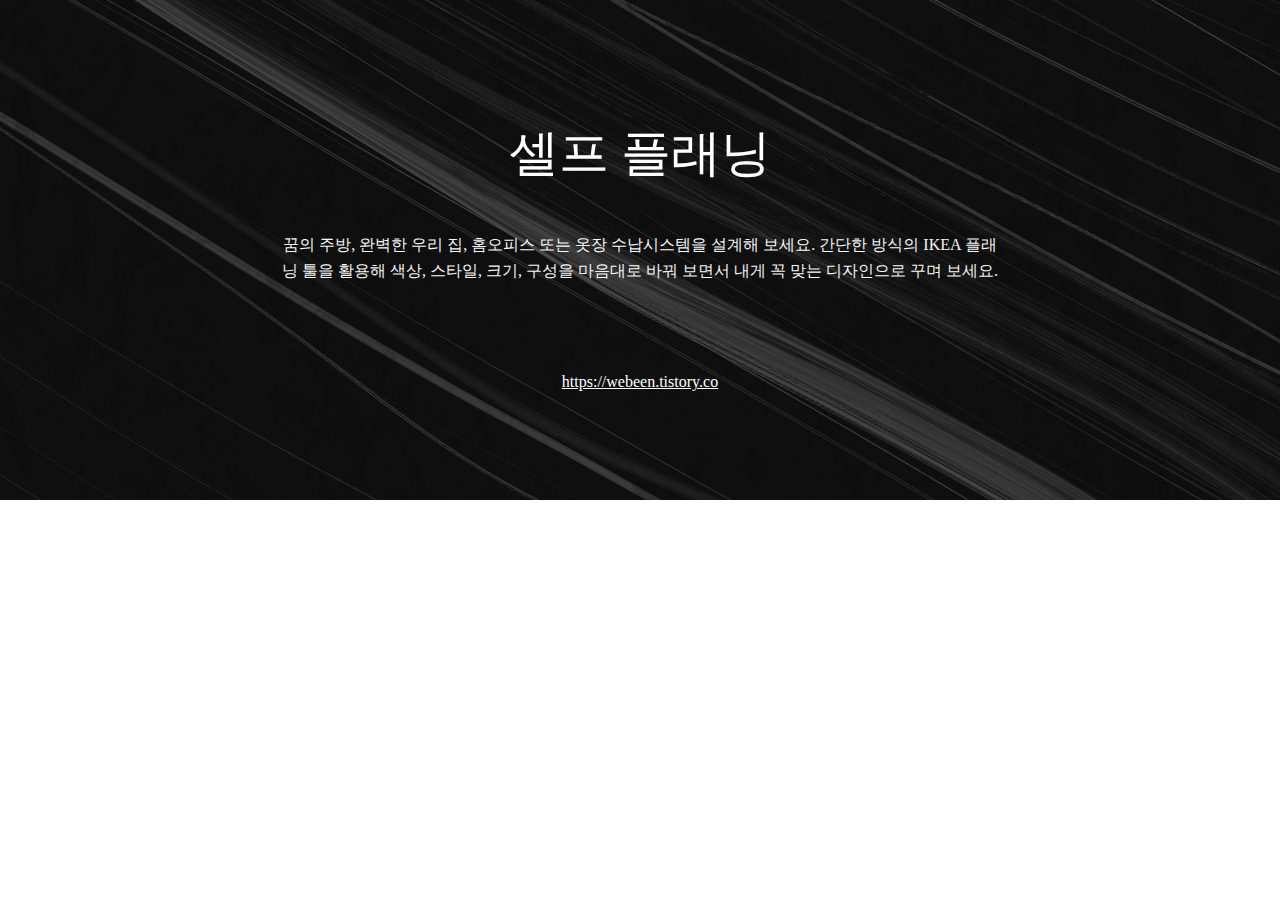
<file: bannerType/bannerType01.html>
<!DOCTYPE html>
<html lang="ko">
<head>
    <meta charset="UTF-8">
    <meta http-equiv="X-UA-Compatible" content="IE=edge">
    <meta name="viewport" content="width=device-width, initial-scale=1.0">
    <title>bannerType01</title>
    <style>
                /* reset */
                * {
            padding: 0;
            margin: 0;
        }

        a {
            text-decoration: none;
            color: #000;
        }

        h1,
        h2,
        h3,
        h4,
        h5,
        h6 {
            font-weight: normal;
        }

        img {
            vertical-align: top;
            width: 100%;
        }
        .blind {
            position:absolute;
            clip:rect(0 0 0 0);
            width:1px;
            height:1px;
            margin:-1px;
            overflow:hidden
        }

        .mt10 {margin-top: 10px !important}
        .mt20 {margin-top: 20px !important}
        .mt30 {margin-top: 30px !important}
        .mt40 {margin-top: 40px !important}
        .mt50 {margin-top: 50px !important}
        .mt60 {margin-top: 60px !important}
        .mt70 {margin-top: 70px !important}

        .mb10 {margin-bottom: 10px !important}
        .mb20 {margin-bottom: 20px !important}
        .mb30 {margin-bottom: 30px !important}
        .mb40 {margin-bottom: 40px !important}
        .mb50 {margin-bottom: 50px !important}
        .mb60 {margin-bottom: 60px !important}
        .mb70 {margin-bottom: 70px !important}

        /* commmon */
        .container {
            width: 1160px;
            margin: 0 auto;
            padding: 0 20px;
            /* background-color: rgba(0, 0, 0, 0.1); */
        }

        .nexon {
            font-family: 'NexonLv1Gothic';
            font-weight: 400;
        }

        .section {
            padding: 120px 0;
        }

        .section__small {
            font-size: 14px;
            padding: 1px 23px;
            border-radius: 10px;
            background-color: #055a5b;
            text-transform: uppercase;
            color: #fff;
            margin-bottom: 20px;
            display: inline-block;
            margin-bottom: 10px;

        }

        .section.center {
            text-align: center;
        }

        .section__h2 {
            font-size: 50px;
            font-weight: 400;
            margin-bottom: 30px;
            line-height: 1;
        }

        .section__desc {
            font-size: 22px;
            color: #666;
            margin-bottom: 70px;
            font-weight: 300;
            line-height: 1.5;
        }

        /* banner__wrap */
        .banner__wrap {
            height: 500px;
            box-sizing: border-box;
            background-image: url(../asset/img/bannerType01.png);
            background-repeat: no-repeat;
            background-position: center;
        }
        .banner__inner h3{
            font-size: 50px;
            margin-bottom: 45px;
            color: #fff;
        }
        .banner__inner p {
            font-size: 16px;
            line-height: 1.6;
            margin-bottom: 90px;
            color: #f5f5f5;

        }
        .banner__inner a {
            color: #fff;
            text-decoration:underline;            
        }
    </style>
</head>
<body>
    <section class="banner__wrap nexon section center">
        <h2 class="blind">배너</h2>
        <div class="banner__inner container">
            <h3>셀프 플래닝</h3>
            <p>꿈의 주방, 완벽한 우리 집, 홈오피스 또는 옷장 수납시스템을 설계해 보세요. 간단한 방식의 IKEA 플래<br>
                닝 툴을 활용해 색상, 스타일, 크기, 구성을 마음대로 바꿔 보면서 내게 꼭 맞는 디자인으로 꾸며 보세요.
                </p>
            <a href="https://webeen.tistory.co">https://webeen.tistory.co</a>
        </div>
    </section>
</body>
</html>
</file>
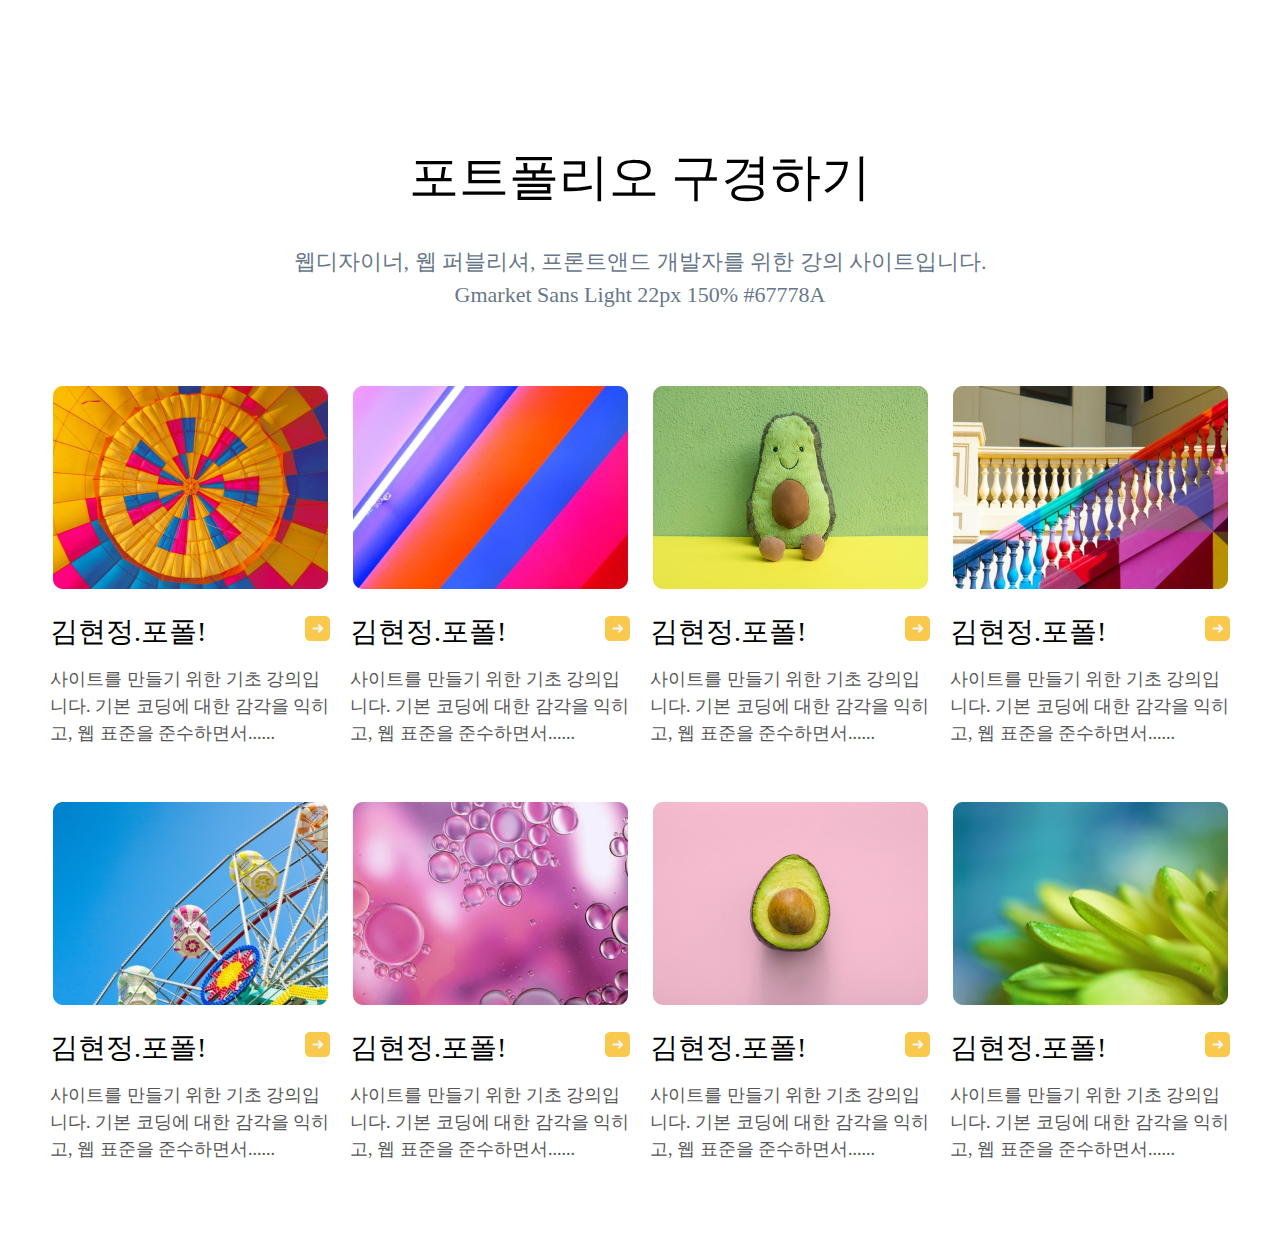
<file: cardType/cardType02.html>
<!DOCTYPE html>
<html lang="en">
<head>
    <meta charset="UTF-8">
    <meta http-equiv="X-UA-Compatible" content="IE=edge">
    <meta name="viewport" content="width=device-width, initial-scale=1.0">
    <title>카드유형2</title>
    <style>
        @import url('https://webfontworld.github.io/gmarket/GmarketSans.css');
        * {
            padding: 0;
            margin: 0;
        }

        .card__wrap {
            width: 1200px;
            padding: 20px;
            margin: 0 auto;
            text-align: center;
            font-family: "GmarketSans";


        }
        .blind {
            display: none;
        }
        .card__wrap h2 {
            font-size: 50px;
            margin-top: 120px;
            margin-bottom: 30px;
            font-weight: 400;
            line-height: 150%;
        }
        .card__wrap p {
            font-size: 22px;
            margin-bottom: 75px;
            color: #67778A;
            line-height: 150%;
        }
        .card__inner {
            display: flex;
            justify-content: space-between;
        }
        .card {
            width: 29%;
            position: relative;


        }
        .card::before {
            position: absolute;
            content: '';
            width: 25px;
            height: 25px;
            top: 230px;
            right: 10px;
            background-image: url(img/button1.png);
            background-repeat: no-repeat;
            background-size: cover;
            background-size: cover;
            z-index: 1;
        }
        .card h4 {
            text-align: left;
            margin-top: 20px;
            margin-left: 10px;
            font-size: 28px;
            font-weight: 400
        }
        .card p {
            margin: 15px 10px 55px 10px;
            text-align: left;
            font-size: 18px;
            color: #555;


        }
    </style>
</head>
<body>
    <div class="card__wrap">
        <h2>포트폴리오 구경하기</h2>
        <p>웹디자이너, 웹 퍼블리셔, 프론트앤드 개발자를 위한 강의 사이트입니다.<br>
            Gmarket Sans Light 22px 150% #67778A 
        </p>
        <div class="card__inner">
            <div class="card">
                <img src="img/Rectangle 1.png" alt="">
                <h4>김현정.포폴!</h4>
                <p>사이트를 만들기 위한 기초 강의입니다. 기본 코딩에 대한 감각을 익히고, 웹 표준을 준수하면서......</p>
            </div>
            <div class="card">
                <img src="img/Rectangle 2.png" alt="">
                <h4>김현정.포폴!</h4>
                <p>사이트를 만들기 위한 기초 강의입니다. 기본 코딩에 대한 감각을 익히고, 웹 표준을 준수하면서......</p>
            </div>
            <div class="card">
                <img src="img/Rectangle 3.png" alt="">
                <h4>김현정.포폴!</h4>
                <p>사이트를 만들기 위한 기초 강의입니다. 기본 코딩에 대한 감각을 익히고, 웹 표준을 준수하면서......</p>
            </div>
            <div class="card">
                <img src="img/Rectangle 4.png" alt="">
                <h4>김현정.포폴!</h4>
                <p>사이트를 만들기 위한 기초 강의입니다. 기본 코딩에 대한 감각을 익히고, 웹 표준을 준수하면서......</p>
            </div>
        </div>
        <div class="card__inner">
            <div class="card">
                <img src="img/Rectangle 5.png" alt="">
                <h4>김현정.포폴!</h4>
                <p>사이트를 만들기 위한 기초 강의입니다. 기본 코딩에 대한 감각을 익히고, 웹 표준을 준수하면서......</p>
            </div>
            <div class="card">
                <img src="img/Rectangle 6.png" alt="">
                <h4>김현정.포폴!</h4>
                <p>사이트를 만들기 위한 기초 강의입니다. 기본 코딩에 대한 감각을 익히고, 웹 표준을 준수하면서......</p>
            </div>
            <div class="card">
                <img src="img/Rectangle 7.png" alt="">
                <h4>김현정.포폴!</h4>
                <p>사이트를 만들기 위한 기초 강의입니다. 기본 코딩에 대한 감각을 익히고, 웹 표준을 준수하면서......</p>
            </div>
            <div class="card">
                <img src="img/Rectangle 8.png" alt="">
                <h4>김현정.포폴!</h4>
                <p>사이트를 만들기 위한 기초 강의입니다. 기본 코딩에 대한 감각을 익히고, 웹 표준을 준수하면서......</p>
            </div>
        </div>
    </div>
</body>
</html>
</file>
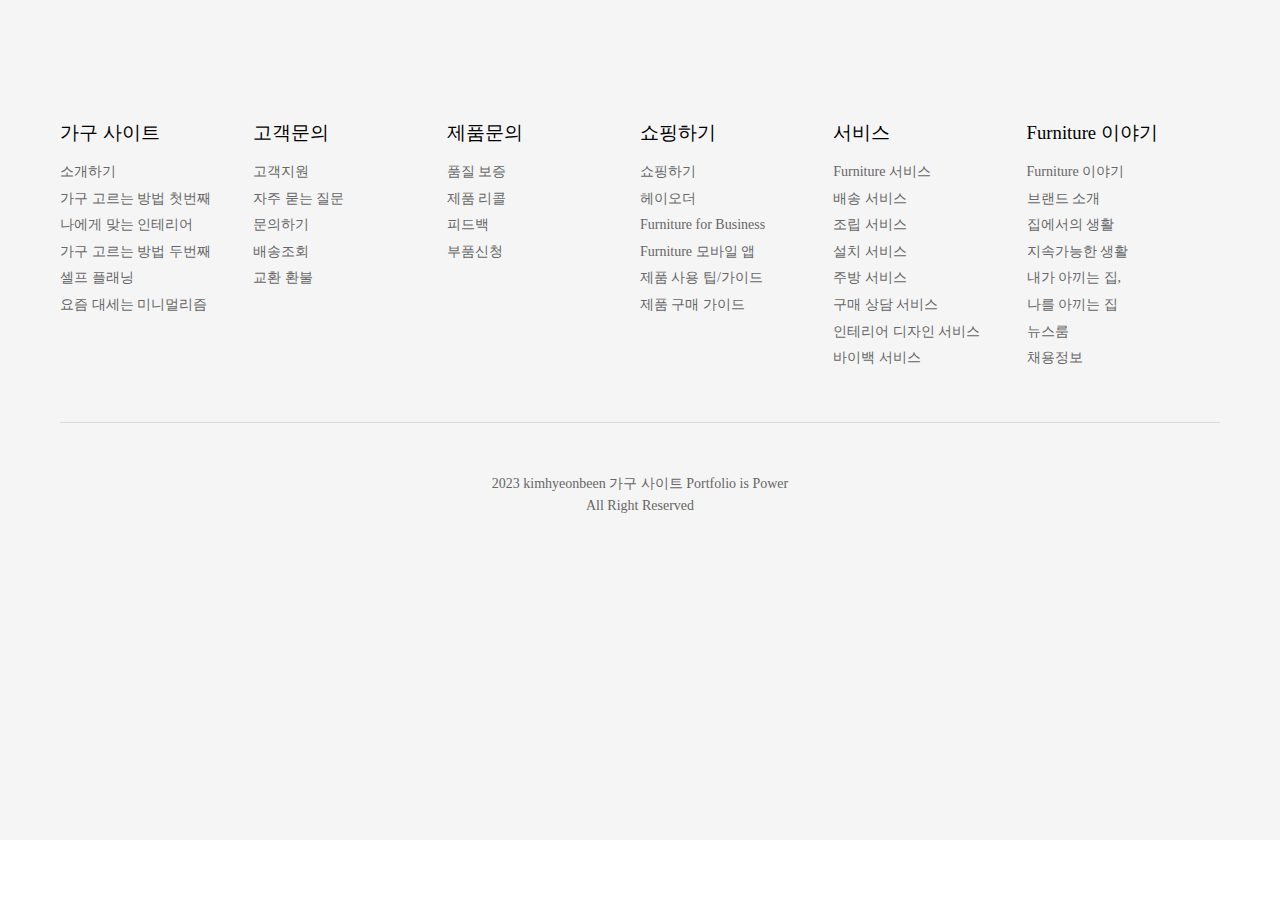
<file: footerType/footerType01.html>
<!DOCTYPE html>
<html lang="ko">
<head>
    <meta charset="UTF-8">
    <meta http-equiv="X-UA-Compatible" content="IE=edge">
    <meta name="viewport" content="width=device-width, initial-scale=1.0">
    <title>Document</title>
    <style>
        /* reset */
        * {
            padding: 0;
            margin: 0;
        }
        a {
            text-decoration: none;
            color: #000;
        }
        h1,h2,h3,h4,h5,h6 {
            font-weight: normal;
        }
        img {
            vertical-align: top;
            width: 100%;
        }

        .mt10 {margin-top: 10px !important}
        .mt20 {margin-top: 20px !important}
        .mt30 {margin-top: 30px !important}
        .mt40 {margin-top: 40px !important}
        .mt50 {margin-top: 50px !important}
        .mt60 {margin-top: 60px !important}
        .mt70 {margin-top: 70px !important}

        .mb10 {margin-bottom: 10px !important}
        .mb20 {margin-bottom: 20px !important}
        .mb30 {margin-bottom: 30px !important}
        .mb40 {margin-bottom: 40px !important}
        .mb50 {margin-bottom: 50px !important}
        .mb60 {margin-bottom: 60px !important}
        .mb70 {margin-bottom: 70px !important}

        /* commmon */
        .container {
            width: 1160px;
            margin: 0 auto;
            padding: 0 20px;
            /* background-color: rgba(0, 0, 0, 0.1); */
        }
        li {
            list-style: none;
        }
        .nexon {
            font-family: 'NexonLv1Gothic';
            font-weight: 400;
        }
        .section {
            padding: 120px 0;
        }
        .section.center {
            text-align: center;
        }
        .section__h2 {
            font-size: 50px;
            font-weight: 400;
            margin-bottom: 30px;
            line-height: 1;
        }
        .section__desc {
            font-size: 22px;
            color: #666;
            margin-bottom: 70px;
            font-weight: 300;
            line-height: 1.5;
        }
        /* footer__wrap */
        .footer__wrap {
            background-color: #f5f5f5;
        }

        .footer__inner {
            box-sizing: border-box;
            height: 600px;
        }

        .footer__menu {
            display: flex;
        }
        .footer__menu > div {
            width: 16.666%;

        }
        .footer__menu > div h3 {
            margin-bottom: 13px;
        }
        .footer__menu  > div li {
            font-size: 14px;
            line-height: 1.9;
        }
        .footer__menu  > div li a {
            color: #666;
        }
        .footer__right {
            margin-top: 50px;
            border-top: 1px solid #d9d9d9;
            padding-top: 50px;
            text-align: center;
            font-style: normal;
            line-height: 1.6em;
            color: #666;
            font-size: 14px;
        }
    </style>
</head>
<body>
    <footer class="footer__wrap section nexon">
        <div class="container">
            <h2></h2>
            <div class="footer__inner">
                <div class="footer__menu">
                    <div>
                        <h3>가구 사이트</h3>
                        <ul>
                            <li><a href="#">소개하기</a></li>
                            <li><a href="#">가구 고르는 방법 첫번째</a></li>
                            <li><a href="#">나에게 맞는 인테리어</a></li>
                            <li><a href="#">가구 고르는 방법 두번째</a></li>
                            <li><a href="#">셀프 플래닝</a></li>
                            <li><a href="#">요즘 대세는 미니멀리즘</a></li>
                        </ul>
                    </div>
                    <div>
                        <h3>고객문의</h3>
                        <ul>
                            <li><a href="#">고객지원</a></li>
                            <li><a href="#">자주 묻는 질문</a></li>
                            <li><a href="#">문의하기</a></li>
                            <li><a href="#">배송조회</a></li>
                            <li><a href="#">교환 환불</a></li>
                        </ul>
                    </div>
                    <div>
                        <h3>제품문의</h3>
                        <ul>
                            <li><a href="#">품질 보증</a></li>
                            <li><a href="#">제품 리콜</a></li>
                            <li><a href="#">피드백</a></li>
                            <li><a href="#">부품신청</a></li>
                        </ul>
                    </div>
                    <div>
                        <h3>쇼핑하기</h3>
                        <ul>
                            <li><a href="#">쇼핑하기</a></li>
                            <li><a href="#">헤이오더</a></li>
                            <li><a href="#">Furniture for Business</a></li>
                            <li><a href="#">Furniture 모바일 앱</a></li>
                            <li><a href="#">제품 사용 팁/가이드</a></li>
                            <li><a href="#">제품 구매 가이드</a></li>
                        </ul>
                    </div>
                    <div>
                        <h3>서비스</h3>
                        <ul>
                            <li><a href="#">Furniture 서비스</a></li>
                            <li><a href="#">배송 서비스</a></li>
                            <li><a href="#">조립 서비스</a></li>
                            <li><a href="#">설치 서비스</a></li>
                            <li><a href="#">주방 서비스</a></li>
                            <li><a href="#">구매 상담 서비스</a></li>
                            <li><a href="#">인테리어 디자인 서비스</a></li>
                            <li><a href="#">바이백 서비스</a></li>
                        </ul>
                    </div>
                    <div>
                        <h3>Furniture 이야기</h3>
                        <ul>
                            <li><a href="#">Furniture 이야기</a></li>
                            <li><a href="#">브랜드 소개</a></li>
                            <li><a href="#">집에서의 생활</a></li>
                            <li><a href="#">지속가능한 생활</a></li>
                            <li><a href="#">내가 아끼는 집, </a></li>
                            <li><a href="#">나를 아끼는 집</a></li>
                            <li><a href="#">뉴스룸</a></li>
                            <li><a href="#">채용정보</a></li>
                        </ul>
                    </div>
                </div>
                <address class="footer__right">
                    2023 kimhyeonbeen 가구 사이트 Portfolio is Power<br>All Right  Reserved
                </address>
            </div>
        </div>
    </footer>
</body>
</html>
</file>
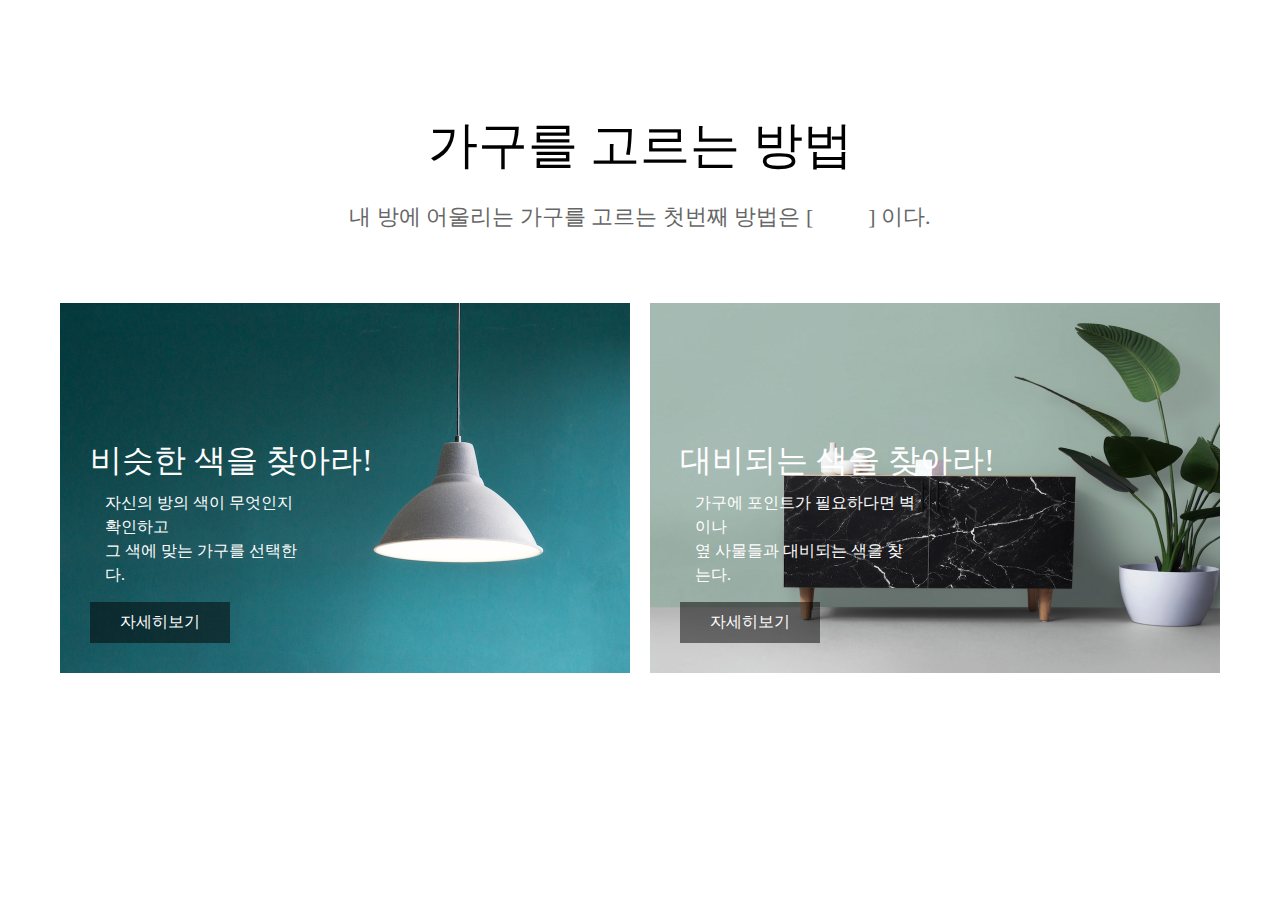
<file: imageType/imageType01.html>
<!DOCTYPE html>
<html lang="ko">
<head>
    <meta charset="UTF-8">
    <meta http-equiv="X-UA-Compatible" content="IE=edge">
    <meta name="viewport" content="width=device-width, initial-scale=1.0">
    <title>image Type01</title>

    <link href="https://webfontworld.github.io/NexonLv1Gothic/NexonLv1Gothic.css" rel="stylesheet">
    <style>
        * {
            padding: 0;
            margin: 0;
        }
        a {
            text-decoration: none;
            color: #000;
        }
        h1,h2,h3,h4,h5,h6 {
            font-weight: normal;
        }
        img {
            vertical-align: top;
            width: 100%;
        }

        .mt10 {margin-top: 10px !important}
        .mt20 {margin-top: 20px !important}
        .mt30 {margin-top: 30px !important}
        .mt40 {margin-top: 40px !important}
        .mt50 {margin-top: 50px !important}
        .mt60 {margin-top: 60px !important}
        .mt70 {margin-top: 70px !important}

        .mb10 {margin-bottom: 10px !important}
        .mb20 {margin-bottom: 20px !important}
        .mb30 {margin-bottom: 30px !important}
        .mb40 {margin-bottom: 40px !important}
        .mb50 {margin-bottom: 50px !important}
        .mb60 {margin-bottom: 60px !important}
        .mb70 {margin-bottom: 70px !important}

        .container {
            width: 1160px;
            margin: 0 auto;
            padding: 0 20px;
            /* background-color: rgba(0, 0, 0, 0.1); */
        }
        .nexon {
            font-family: 'NexonLv1Gothic';
            font-weight: 400;
        }
        .section {
            padding: 120px 0;           
        }

        .section.center {
            text-align: center;
        }

        .section__h2 {
            font-size: 50px;
            font-weight: 400;
            margin-bottom: 30px;
            line-height: 1;
        }
        .section__desc {
            font-size: 22px;
            color: #666;
            margin-bottom: 70px;
            font-weight: 300;
            line-height: 1.5;
        }
        /* image__type */
        .image__inner {
            display: flex;
            justify-content: space-between;
        }
        .image__inner .image {
            width: 570px;
            height: 370px;
            background-color: #ccc;
            position: relative;
        }
        .image__body {
            position: absolute;
            left: 0;
            bottom: 0;
            color: #fff;
            text-align: left;
            padding: 30px;
        }
        .image__body .title {
            font-size: 32px;
            line-height: 1;
            margin-bottom: 15px;
            
        }
        .image__body .desc {
            margin: 15px;
            line-height: 1.5;
            padding-right: 20%;
        }
        .image__body .btn {
            color: #fff;
            background-color: rgba(0, 0, 0, 0.5);
            padding: 10px 30px;
            display: inline-block;
        }
    </style>
</head>
<body>
    <section class="image__wrap section center nexon">
        <div class="container">
            <h2 class="section__h2">가구를 고르는 방법</h2>
        <p class="section__desc">내 방에 어울리는 가구를 고르는 첫번째 방법은 [&nbsp &nbsp &nbsp &nbsp &nbsp ] 이다.</p>
        <div class="image__inner">
            <artcle class="image">
                <figure class="image__header">
                    <img src="../asset/img/imageType01_01.jpg" alt="색을 고르는 법">
                </figure>
                <div class="image__body">
                    <h3 class="title">비슷한 색을 찾아라!</h3>
                    <p class="desc">자신의 방의 색이 무엇인지 확인하고 <br>
                    그 색에 맞는 가구를 선택한다.</p>
                    <a href="#" class="btn">자세히보기</a>
                </div>
            </artcle>
            <artcle class="image">
                <figure class="image__header">
                    <img src="../asset/img/imageType01_02.jpg" alt="색을 고르는 법2">
                </figure>
                <div class="image__body">
                    <h3 class="title">대비되는 색을 찾아라!</h3>
                    <p class="desc">가구에 포인트가 필요하다면 벽이나 <br>옆 사물들과 대비되는 색을 찾는다.</p>
                    <a href="#" class="btn">자세히보기</a>
                </div>
            </artcle>
        </div>
        </div>  
    </section>
    
</body>
</html>
</file>
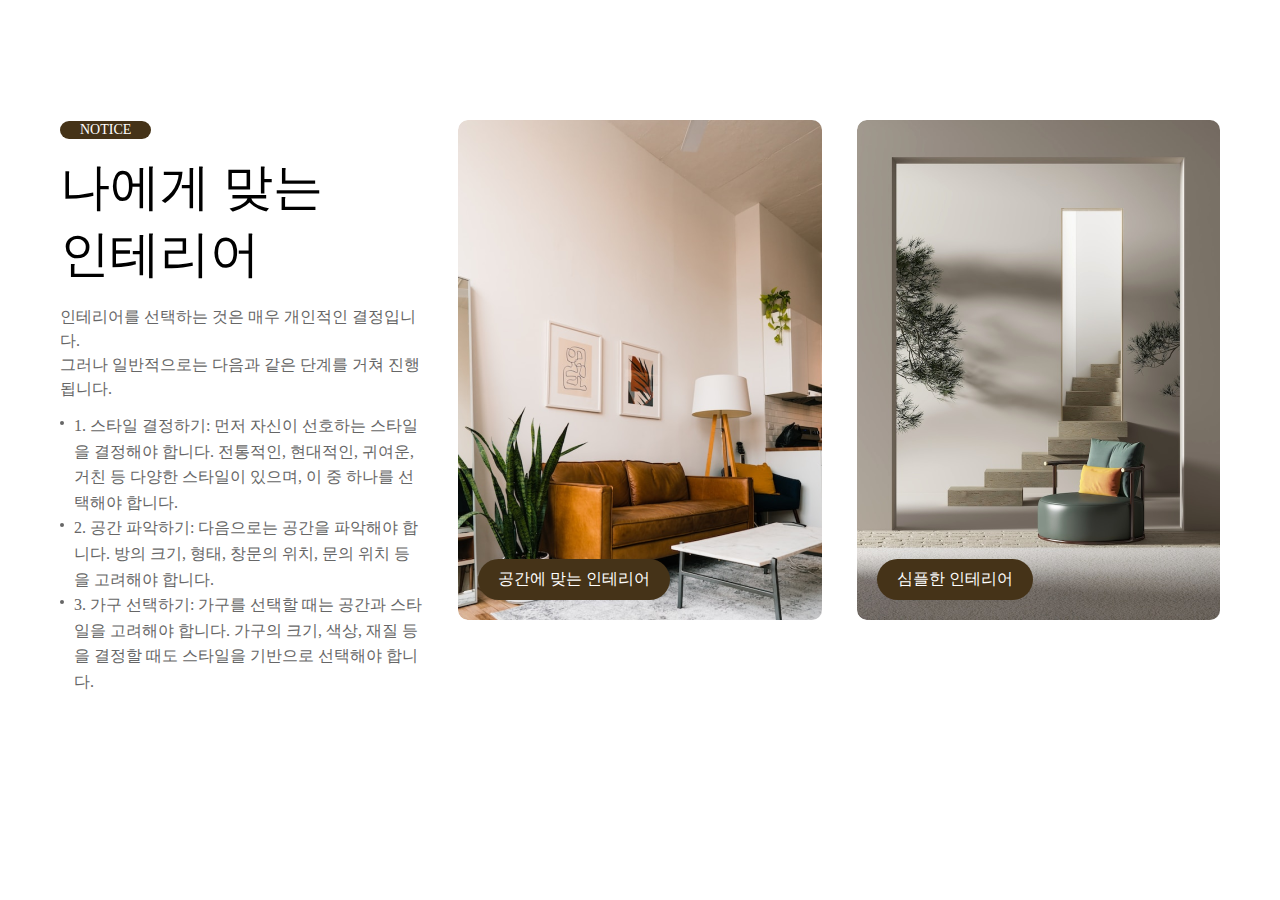
<file: imgtextType/imgtextType.html>
<!DOCTYPE html>
<html lang="ko">
<head>
    <meta charset="UTF-8">
    <meta http-equiv="X-UA-Compatible" content="IE=edge">
    <meta name="viewport" content="width=device-width, initial-scale=1.0">
    <title>이미지/텍스트 유형01</title>
    <link href="https://webfontworld.github.io/NexonLv1Gothic/NexonLv1Gothic.css" rel="stylesheet">
    <style>
        /* reset */
        * {
            margin: 0;
            padding: 0;
        }
        a {
            text-decoration: none;
            color: #000;
        }
        h1, h2, h3, h4, h5, h6 {
            font-weight: normal;
        }
        img {
            vertical-align: top;
            width: 100%;
        }
        li {
            list-style: none;
        }
        .blind {
            position: absolute;
            clip: rect(0 0 0 0);
            width: 1px;
            height: 1px;
            margin: -1px;
            overflow: hidden;
        }
        .mt10 {margin-top: 10px !important;}
        .mt20 {margin-top: 20px !important;}
        .mt30 {margin-top: 30px !important;}
        .mt40 {margin-top: 40px !important;}
        .mt50 {margin-top: 50px !important;}
        .mt60 {margin-top: 60px !important;}
        .mt70 {margin-top: 70px !important;}
        .mb10 {margin-bottom: 10px !important;}
        .mb20 {margin-bottom: 20px !important;}
        .mb30 {margin-bottom: 30px !important;}
        .mb40 {margin-bottom: 40px !important;}
        .mb50 {margin-bottom: 50px !important;}
        .mb60 {margin-bottom: 60px !important;}
        .mb70 {margin-bottom: 70px !important;}
        /* common */
        .container {
            width: 1160px;
            margin: 0 auto;
            padding: 0 20px;
            /* background-color: rgba(0,0,0,0.1); */
        }
        .nexon {
            font-family: 'NexonLv1Gothic';
            font-weight: 400;
        }
        .section {
            padding: 120px 0;
        }
        .section.center {
            text-align: center;
        }
        .section__h2 {
            font-size: 50px;
            font-weight: 400;
            margin-bottom: 30px;
            line-height: 1;
        }
        .section__desc {
            font-size: 22px;
            color: #666;
            margin-bottom: 70px;
            font-weight: 300;
            line-height: 1.5;
        }
        /* imgText__wrap */
        .imgText__inner {
            display: flex;
            flex-wrap: wrap;
            justify-content: space-between;
        }
        .imgText__inner article {
            width: 31.333%;
        }
        .imgText__inner .imgText__inner{
            height: 500px; 
        }
        .imgText__inner .text span {
            background-color: #453318;
            font-size: 14px;
            color: #fff;
            padding: 1px 20px;
            border-radius: 50px;
            margin-bottom: 15px;
            display: inline-block;
            
        }
        .imgText__inner .text h3 {
            font-size: 50px;
            margin-bottom: 17px;
        }
        .imgText__inner .text p {
            font-size: 16px;
            line-height: 1.5;
            color: #666;
            margin-bottom: 12px;
            
        }
        .imgText__inner .text li {
            position: relative;
            padding-left: 14px;
        }
        .imgText__inner .text li::before {
            content: "";
            width: 4px;
            height: 4px;
            border-radius: 50%;
            background-color: #666;
            position: absolute;
            left: 0;
            top: 8px;
        }
        .imgText__inner .text li a {
            color: #666;
            line-height: 1.6;
            font-size: 16px;
        }
        .imgText__inner .img {
            background-repeat: no-repeat;
            background-size: cover;
            height: 500px;
            border-radius: 10px;
            position: relative;
        }
        .imgText__inner .img a {
            position: absolute;
            left: 20px;
            bottom: 20px;
            background: #000;
            color: #fff;
            padding: 10px 20px;
            border-radius: 40px;
        }
        .imgText__inner .img.i1 {
            background-image: url(../asset/img/imgtextType_img01.png);
        }
        .imgText__inner .img.i2 {
            background-image: url(../asset/img/imgtextType_img02.png);
        }
        .imgText__inner .img.i1 a {
            background-color: #453318;
        }
        .imgText__inner .img.i2 a {
            background-color: #453318;
        }
    </style>
</head>
<body>
    <section class="imgText__wrap section nexon">
        <h2 class="blind">나에게 맞는인테리어</h2>
        <div class="container">
            <div class="imgText__inner">
                <article class="text" >
                    <span>NOTICE</span>
                    <h3>나에게 맞는<br>인테리어</h3>
                    <p>인테리어를 선택하는 것은 매우 개인적인 결정입니다. <br>그러나 일반적으로는 다음과 같은 단계를 거쳐 진행됩니다.</p>
                    <ul>
                        <li><a href="#">1. 스타일 결정하기: 먼저 자신이 선호하는 스타일을 결정해야 합니다. 전통적인, 현대적인, 귀여운, 거친 등 다양한 스타일이 있으며, 이 중 하나를 선택해야 합니다.<br></a></li>
                        <li><a href="#">2. 공간 파악하기: 다음으로는 공간을 파악해야 합니다. 방의 크기, 형태, 창문의 위치, 문의 위치 등을 고려해야 합니다.</li>
                        <li><a href="#">3. 가구 선택하기: 가구를 선택할 때는 공간과 스타일을 고려해야 합니다. 가구의 크기, 색상, 재질 등을 결정할 때도 스타일을 기반으로 선택해야 합니다.</a></li></a></li>
                    </ul>
                </article>
                <article class="img i1">
                    <a href="#">공간에 맞는 인테리어 </a>
                </article>
                <article class="img i2">
                    <a href="#">심플한 인테리어 </a>
                </article>
            </div>
        </div>
    </section>
</body>
</html>
</file>
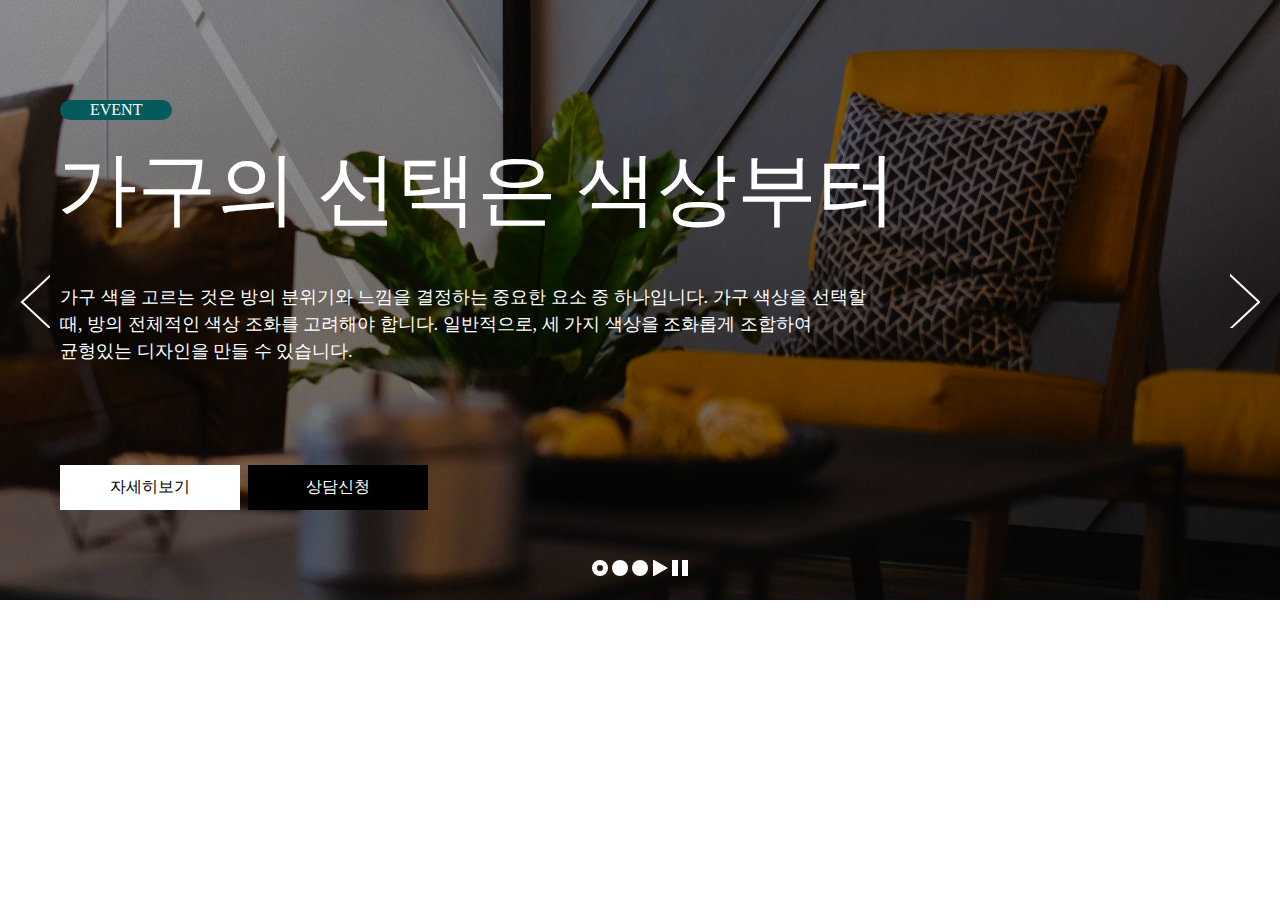
<file: sliderType/sliderType01.html>
<!DOCTYPE html>
<html lang="en">

<head>
    <meta charset="UTF-8">
    <meta http-equiv="X-UA-Compatible" content="IE=edge">
    <meta name="viewport" content="width=device-width, initial-scale=1.0">
    <title>sliderType01</title>
    <link href="https://webfontworld.github.io/NexonLv1Gothic/NexonLv1Gothic.css" rel="stylesheet">


    <style>
        /* reset */
        * {
            padding: 0;
            margin: 0;
        }

        a {
            text-decoration: none;
            color: #000;
        }

        h1,
        h2,
        h3,
        h4,
        h5,
        h6 {
            font-weight: normal;
        }

        img {
            vertical-align: top;
            width: 100%;
        }
        .blind {
            position:absolute;
            clip:rect(0 0 0 0);
            width:1px;
            height:1px;
            margin:-1px;
            overflow:hidden
        }

        .mt10 {margin-top: 10px !important}
        .mt20 {margin-top: 20px !important}
        .mt30 {margin-top: 30px !important}
        .mt40 {margin-top: 40px !important}
        .mt50 {margin-top: 50px !important}
        .mt60 {margin-top: 60px !important}
        .mt70 {margin-top: 70px !important}

        .mb10 {margin-bottom: 10px !important}
        .mb20 {margin-bottom: 20px !important}
        .mb30 {margin-bottom: 30px !important}
        .mb40 {margin-bottom: 40px !important}
        .mb50 {margin-bottom: 50px !important}
        .mb60 {margin-bottom: 60px !important}
        .mb70 {margin-bottom: 70px !important}

        /* commmon */
        .container {
            width: 1160px;
            margin: 0 auto;
            padding: 0 20px;
            /* background-color: rgba(0, 0, 0, 0.1); */
        }

        .nexon {
            font-family: 'NexonLv1Gothic';
            font-weight: 400;
        }

        .section {
            padding: 120px 0;
        }

        .section__small {
            font-size: 14px;
            padding: 1px 23px;
            border-radius: 10px;
            background-color: #055a5b;
            text-transform: uppercase;
            color: #fff;
            margin-bottom: 20px;
            display: inline-block;
            margin-bottom: 10px;

        }

        .section.center {
            text-align: center;
        }

        .section__h2 {
            font-size: 50px;
            font-weight: 400;
            margin-bottom: 30px;
            line-height: 1;
        }

        .section__desc {
            font-size: 22px;
            color: #666;
            margin-bottom: 70px;
            font-weight: 300;
            line-height: 1.5;
        }

        /* slider__wrap */

        .slider__inner .slider {
            height: 600px;
            background-image: url(../asset/img/sliderType01-01\ .jpg);
            background-size: cover;
            background-repeat: no-repeat;
            background-position: center;
            position: relative;
            z-index: 1;
        }
        .slider__inner .slider.img1 {
            background-image: url(../asset/img/sliderType01-01\ .jpg);
        }
        .slider__inner .slider.img2 {
            background-image: url(../asset/img/sliderType01-02.jpg);
        }
        .slider__inner .slider.img3 {
            background-image: url(../asset/img/sliderType01-03\ .jpg);
        }
        .slider__inner .slider::after {
            content: '';
            width: 100%;
            height: 100%;
            background-color: rgba(0, 0, 0, 0.1);
            position: absolute;
            left: 0;
            top: 0;
            z-index: -1;
        }
        .slider__info {
            padding: 100px 0;
        }
        .slider__info .small {
            display: inline-block;
            padding: 1px 30px;
            background-color: #055a5b;
            color: #fff;
            font-size: 16px;
            border-radius: 50px;
            text-transform: uppercase;
            margin-bottom: 16px;
        }
        .slider__info .title {
            font-size: 80px;
            color: #fff;
            margin-bottom: 40px;
            margin-left: -3px;
        }
        .slider__info .desc {
            font-size: 18px;
            line-height: 1.5;
            color: #fff;
            width: 70%;
            word-break: keep-all;
        }
        .slider__info .btn {
            margin-top: 100px;
        }
        .slider__info .btn a {
            width: 180px;
            background-color: #fff;
            font-size: 16px;
            display: inline-block;
            text-align: center;
            padding: 12px 0;
            margin-right: 4px;
        }
        .slider__info .btn a:last-child {
            background-color: #000;
            color: #fff;
        }
        .slider__arrow a {
            position: absolute;
            top: 50%;
            background-image: url(../asset/img/icon_main.svg);
            background-size: 500px;
            width: 30px;
            height: 56px;
            display: block;
            margin-top: -28px;
        }
        .slider__arrow a:first-child {
            left: 20px;
        }
        .slider__arrow a:last-child {
            right: 20px;
            background-position: -52px 0;
        }
        .slider__dot {
            position: absolute;
            left: 50%;
            bottom: 20px;
            transform: translateX(-50%);
        }
        .slider__dot a {
            width: 16px;
            height: 16px;
            display: inline-block;
            background-image: url(../asset/img/icon_main.svg);
            background-size: 500px;
            background-position: -101px -1px;
        }
        .slider__dot a.dot {
            background-position: -100px -1px;
        }
        .slider__dot a.active {
            background-position: -121px -1px;
        }
        .slider__dot a.play {
            background-position: -162px -1px;
        }
        .slider__dot a.stop {
            background-position: -183px -1px;
        }

        @media only screen and (-webkit-min-device-pixel-ratio: 2),
            only screen and (min-device-pixel-ratio: 2),
            only screen and (min-resolution: 2dppx) {
                .slider__inner .slider {
                    background-image: url(../asset/img/sliderType01-01\ \(2\).jpg);
                }
            }
        
    </style>
</head>

<body>
    <section class="slider__wrap nexon">
        <h2 class="blind">메인 슬라이드</h2>
        <div class="slider__inner">
            <div class="slider">
                <div class="slider__info container">
                    <span class="small">EVENT</span>
                    <h3 class="title">가구의 선택은 색상부터</h3>
                    <p class="desc">가구 색을 고르는 것은 방의 분위기와 느낌을 결정하는 중요한 요소 중 하나입니다.
                        가구 색상을 선택할 때, 방의 전체적인 색상 조화를 고려해야 합니다. 일반적으로, 
                        세 가지 색상을 조화롭게 조합하여 균형있는 디자인을 만들 수 있습니다.</p>
                    <div class="btn">
                        <a href="#">자세히보기</a>
                        <a href="#">상담신청</a>
                    </div>
                </div>
                <div class="slider__arrow">
                    <a href="#"><span class="blind">이전 이미지</span></a>
                    <a href="#"><span class="blind">다음 이미지</span></a>
                </div>
                <div class="slider__dot">
                    <a href="#" class="dot active"><span class="blind">첫번째 이미지</span></a>
                    <a href="#" class="dot"><span class="blind">두번째 이미지</span></a>
                    <a href="#" class="dot"><span class="blind">세번째 이미지</span></a>
                    <a href="#" class="play"><span class="blind">플레이</span></a>
                    <a href="#" class="stop"><span class="blind">정지</span></a>
                </div>
            </div>
        </div>
    </section>
</body>
</html>
</file>
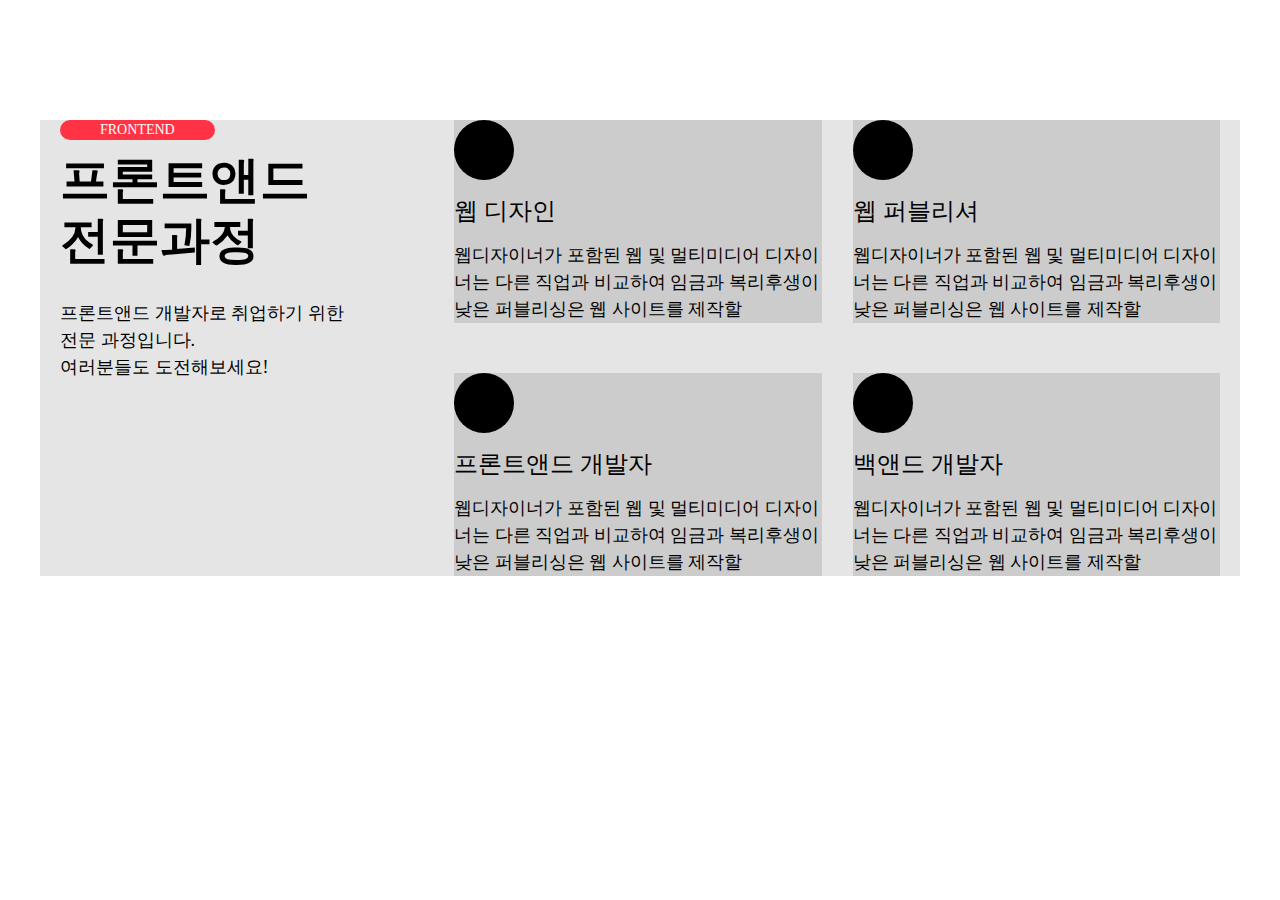
<file: textType/textType02 copy.html>
<!DOCTYPE html>
<html lang="ko">
<head>
    <meta charset="UTF-8">
    <meta http-equiv="X-UA-Compatible" content="IE=edge">
    <meta name="viewport" content="width=device-width, initial-scale=1.0">
    <title>텍스트 유형02</title>
    <link href="https://webfontworld.github.io/NexonLv1Gothic/NexonLv1Gothic.css" rel="stylesheet">
    <style>
        /* reset */
        * {
            margin: 0;
            padding: 0;
        }
        a {
            text-decoration: none;
            color: #000;
        }
        h1, h2, h3, h4, h5, h6 {
            font-weight: normal;
        }
        img {
            vertical-align: top;
            width: 100%;
        }
        .mt10 {margin-top: 10px !important;}
        .mt20 {margin-top: 20px !important;}
        .mt30 {margin-top: 30px !important;}
        .mt40 {margin-top: 40px !important;}
        .mt50 {margin-top: 50px !important;}
        .mt60 {margin-top: 60px !important;}
        .mt70 {margin-top: 70px !important;}
        .mb10 {margin-bottom: 10px !important;}
        .mb20 {margin-bottom: 20px !important;}
        .mb30 {margin-bottom: 30px !important;}
        .mb40 {margin-bottom: 40px !important;}
        .mb50 {margin-bottom: 50px !important;}
        .mb60 {margin-bottom: 60px !important;}
        .mb70 {margin-bottom: 70px !important;}
        .blind {
            display: none;
        }
        /* common */
        .container {
            width: 1160px;
            margin: 0 auto;
            padding: 0 20px;
            background-color: rgba(0,0,0,0.1);
        }
        .nexon {
            font-family: 'NexonLv1Gothic';
            font-weight: 400;
        }
        .section {
            padding: 120px 0;
        }
        .section.center {
            text-align: center;
        }
        .section__small {
            font-size: 14px;
            border-radius: 50px;
            background-color: #FF7C7C;
            color: #fff;
            padding: 1px 23px;
            text-transform: uppercase;
            margin-bottom: 20px;
            display: inline-block;
        }
        .section__h2 {
            font-size: 50px;
            font-weight: 400;
            margin-bottom: 30px;
            line-height: 1;
        }
        .section__desc {
            font-size: 22px;
            color: #666;
            margin-bottom: 70px;
            font-weight: 300;
            line-height: 1.5;
        }
        /* text__wrap */
        .text__inner {
            display: flex;
            justify-content: space-between;
        }
        .text__title {
            width: 33%;
        }
        .text__title > span {
            background-color: #FF3344;
            font-size: 14px;
            padding: 2px 40px;
            color: #fff;
            border-radius: 40px;
            text-transform: uppercase;
            font-weight: 100;
            margin-bottom: 10px;
            display: inline-block;
        }
        .text__title > h3 {
            font-size: 50px;
            font-weight: 700;
            line-height: 1.2;
            margin-bottom: 30px;
        }
        .text__title > p {
            font-size: 18px;
            line-height: 1.5;
            font-weight: 500;
        }
        .text__desc {
            width: 66%;
            display: flex;
            flex-wrap: wrap;
            justify-content: space-between;
        }
        .text__desc > div {
            width: 48%;
            background-color: #ccc;
        }
        .text__desc > div h4 {
            font-size: 24px;
            margin-bottom: 15px;
            position: relative;
            padding-top: 75px;
        }
        .text__desc > div h4::before {
            content: '';
            width: 60px;
            height: 60px;
            border-radius: 50%;
            background-color: #000;
            position: absolute;
            left: 0;
            top: 0;
        }
        .text__desc > div p {
            font-size: 18px;
            font-weight: 300;
            line-height: 1.5;
        }
        .text__desc > div:nth-child(3),
        .text__desc > div:nth-child(4) {
            margin-top: 50px;
        }
    </style>
</head>
<body>
    <section class="text__wrap section nexon">
        <h2 class="blind">카드 유형</h2>
        <div class="container">
            <div class="text__inner">
                <div class="text__title">
                    <span>frontend</span>
                    <h3>프론트앤드<br>전문과정</h3>
                    <p>프론트앤드 개발자로 취업하기 위한<br>전문 과정입니다.<br>여러분들도 도전해보세요!</p>
                </div>
                <div class="text__desc">
                    <div>
                        <h4>웹 디자인</h4>
                        <p>웹디자이너가 포함된 웹 및 멀티미디어 디자이너는 다른 직업과 비교하여 임금과 복리후생이 낮은 퍼블리싱은 웹 사이트를 제작할 </p>
                    </div>
                    <div>
                        <h4>웹 퍼블리셔</h4>
                        <p>웹디자이너가 포함된 웹 및 멀티미디어 디자이너는 다른 직업과 비교하여 임금과 복리후생이 낮은 퍼블리싱은 웹 사이트를 제작할 </p>
                    </div>
                    <div>
                        <h4>프론트앤드 개발자</h4>
                        <p>웹디자이너가 포함된 웹 및 멀티미디어 디자이너는 다른 직업과 비교하여 임금과 복리후생이 낮은 퍼블리싱은 웹 사이트를 제작할 </p>
                    </div>
                    <div>
                        <h4>백앤드 개발자</h4>
                        <p>웹디자이너가 포함된 웹 및 멀티미디어 디자이너는 다른 직업과 비교하여 임금과 복리후생이 낮은 퍼블리싱은 웹 사이트를 제작할 </p>
                    </div>
                </div>
            </div>
        </div>
    </section>
</body>
</html>
</file>
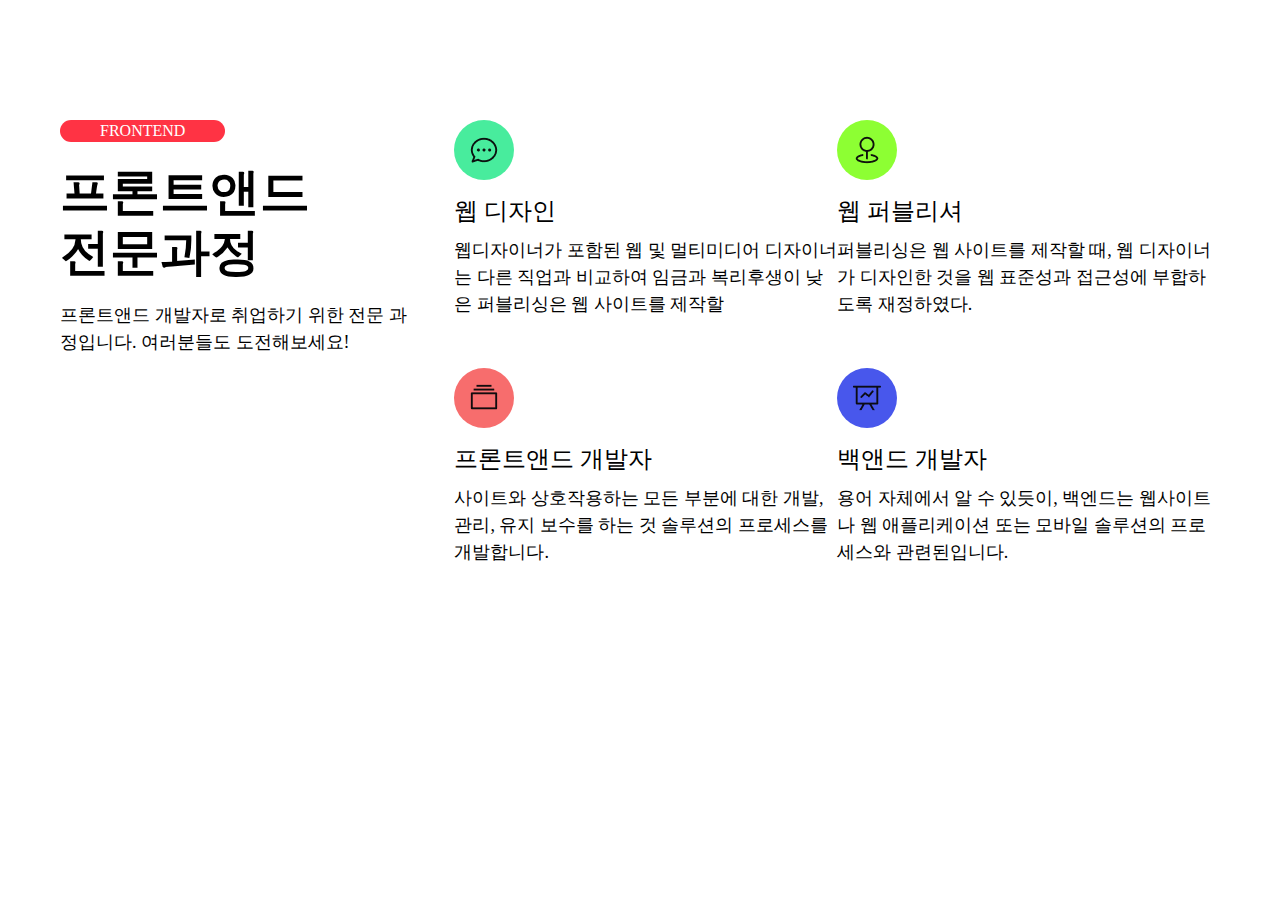
<file: textType/textType02.html>
<!DOCTYPE html>
<html lang="ko">

<head>
    <meta charset="UTF-8">
    <meta http-equiv="X-UA-Compatible" content="IE=edge">
    <meta name="viewport" content="width=device-width, initial-scale=1.0">
    <title>textType01</title>

    <link href="https://webfontworld.github.io/NexonLv1Gothic/NexonLv1Gothic.css" rel="stylesheet">

    <style>
        @import url('https://webfontworld.github.io/gmarket/GmarketSans.css');

        /* reset */
        * {
            padding: 0;
            margin: 0;
        }

        a {
            text-decoration: none;
            color: #000;
        }

        h1,
        h2,
        h3,
        h4,
        h5,
        h6 {
            font-weight: normal;
        }

        img {
            vertical-align: top;
            width: 100%;
        }

        .mt10 {margin-top: 10px !important}
        .mt20 {margin-top: 20px !important}
        .mt30 {margin-top: 30px !important}
        .mt40 {margin-top: 40px !important}
        .mt50 {margin-top: 50px !important}
        .mt60 {margin-top: 60px !important}
        .mt70 {margin-top: 70px !important}

        .mb10 {margin-bottom: 10px !important}
        .mb20 {margin-bottom: 20px !important}
        .mb30 {margin-bottom: 30px !important}
        .mb40 {margin-bottom: 40px !important}
        .mb50 {margin-bottom: 50px !important}
        .mb60 {margin-bottom: 60px !important}
        .mb70 {margin-bottom: 70px !important}

        .blind {
            display: none;
        }
        /* commmon */
        .container {
            width: 1160px;
            margin: 0 auto;
            padding: 0 20px;
            /* background-color: rgba(0, 0, 0, 0.1); */
        }

        .gmarket {
            font-family: 'GmarketSans';
            font-weight: 400;
        }

        .section {
            padding: 120px 0;
        }

        .section__small {
            font-size: 14px;
            padding: 1px 23px;
            border-radius: 10px;
            background-color: #055a5b;
            text-transform: uppercase;
            color: #fff;
            margin-bottom: 20px;
            display: inline-block;
        }

        .section.center {
            text-align: center;
        }

        .section__h2 {
            font-size: 50px;
            font-weight: 400;
            margin-bottom: 30px;
            line-height: 1;
        }

        .section__desc {
            font-size: 22px;
            color: #666;
            margin-bottom: 70px;
            font-weight: 300;
            line-height: 1.5;
        }
        /* text__wrap */
        .text__inner {
            display: flex;
            justify-content: space-between;
        }

        .text__title {
            width: 30%;
        }
        .text__title > span {
            background-color: #FF3344;
            padding: 2px 40px;
            text-transform: uppercase;
            border-radius: 40px;
            display: inline-block;
            color: #fff;
            margin-bottom: 20px;
        }
        .text__title > h3 {
            font-size: 50px;
            line-height: 1.2;
            margin-bottom: 20px;
            font-weight: bold;
        }
        .text__title > p {
            font-size: 18px;
            line-height: 1.5;
        }

        .text__desc {
            width: 66%;
            display: flex;
            flex-wrap: wrap;
            justify-content: space-between;
        }
        .text__desc > div {
            width: 50%;
        }
        .text__desc > div h4 {
            font-size: 24px;
            padding-top: 75px;
            margin-bottom: 10px;
            position: relative;
            font-weight: 500;
        }
        .text__desc > div:nth-child(1) h4::before {
            content: '';
            position: absolute;
            left: 0;
            top: 0;
            width: 60px;
            height: 60px;
            border-radius: 50%;
            background-color: #48EC9D ;
            background-image: url(img/chat-dot-round.png);
            background-repeat: no-repeat;
            background-position: center;
        }
        .text__desc > div:nth-child(2) h4::before {
            content: '';
            position: absolute;
            left: 0;
            top: 0;
            width: 60px;
            height: 60px;
            border-radius: 50%;
            background-color: #8DFF33 ;
            background-image: url(img/place.png);
            background-repeat: no-repeat;
            background-position: center;
            
        }
        .text__desc > div:nth-child(3) h4::before {
            content: '';
            position: absolute;
            left: 0;
            top: 0;
            width: 60px;
            height: 60px;
            border-radius: 50%;
            background-color: #F76D6D ;
            background-image: url(img/files.png);
            background-repeat: no-repeat;
            background-position: center;
        }
        .text__desc > div:nth-child(4) h4::before {
            content: '';
            position: absolute;
            left: 0;
            top: 0;
            width: 60px;
            height: 60px;
            border-radius: 50%;
            background-color: #4857EC ;
            background-image: url(img/vector.png);
            background-repeat: no-repeat;
            background-position: center;
        }
        
        .text__desc > div p {
            font-size: 18px;
            line-height: 1.5;
            margin-bottom: 50px;
        }

    </style>
</head>

<body>
    <section class="text__wrap section  gmarket">
        <h2 class="blind">카드 유형</h2>
        <div class="container">
            <div class="text__inner">
                <div class="text__title">
                    <span>FRONTEND</span>
                    <h3>프론트앤드<br>
                        전문과정
                    </h3>
                    <p>프론트앤드 개발자로 취업하기 위한
                        전문 과정입니다.
                        여러분들도 도전해보세요!
                    </p>
                </div>
                <div class="text__desc">
                    <div>
                        <h4>웹 디자인</h4>
                        <p>웹디자이너가 포함된 웹 및 멀티미디어 디자이너는 다른 직업과 비교하여 임금과 복리후생이 낮은 퍼블리싱은 웹 사이트를 제작할 </p>
                    </div>
                    <div>
                        <h4>웹 퍼블리셔</h4>
                        <p>퍼블리싱은 웹 사이트를 제작할 때, 웹 디자이너가 디자인한 것을 웹 표준성과 접근성에 부합하도록 재정하였다. </p>
                    </div>
                    <div>
                        <h4>프론트앤드 개발자</h4>
                        <p>사이트와 상호작용하는 모든 부분에 대한 개발, 관리, 유지 보수를 하는 것 솔루션의 프로세스를 개발합니다.</p>
                    </div>
                    <div>
                        <h4>백앤드 개발자</h4>
                        <p>용어 자체에서 알 수 있듯이, 백엔드는 웹사이트나 웹 애플리케이션 또는 모바일 솔루션의 프로세스와 관련된입니다.</p>
                    </div>

                </div>
            </div>   
        </div>
    </section>

</body>

</html>
</file>
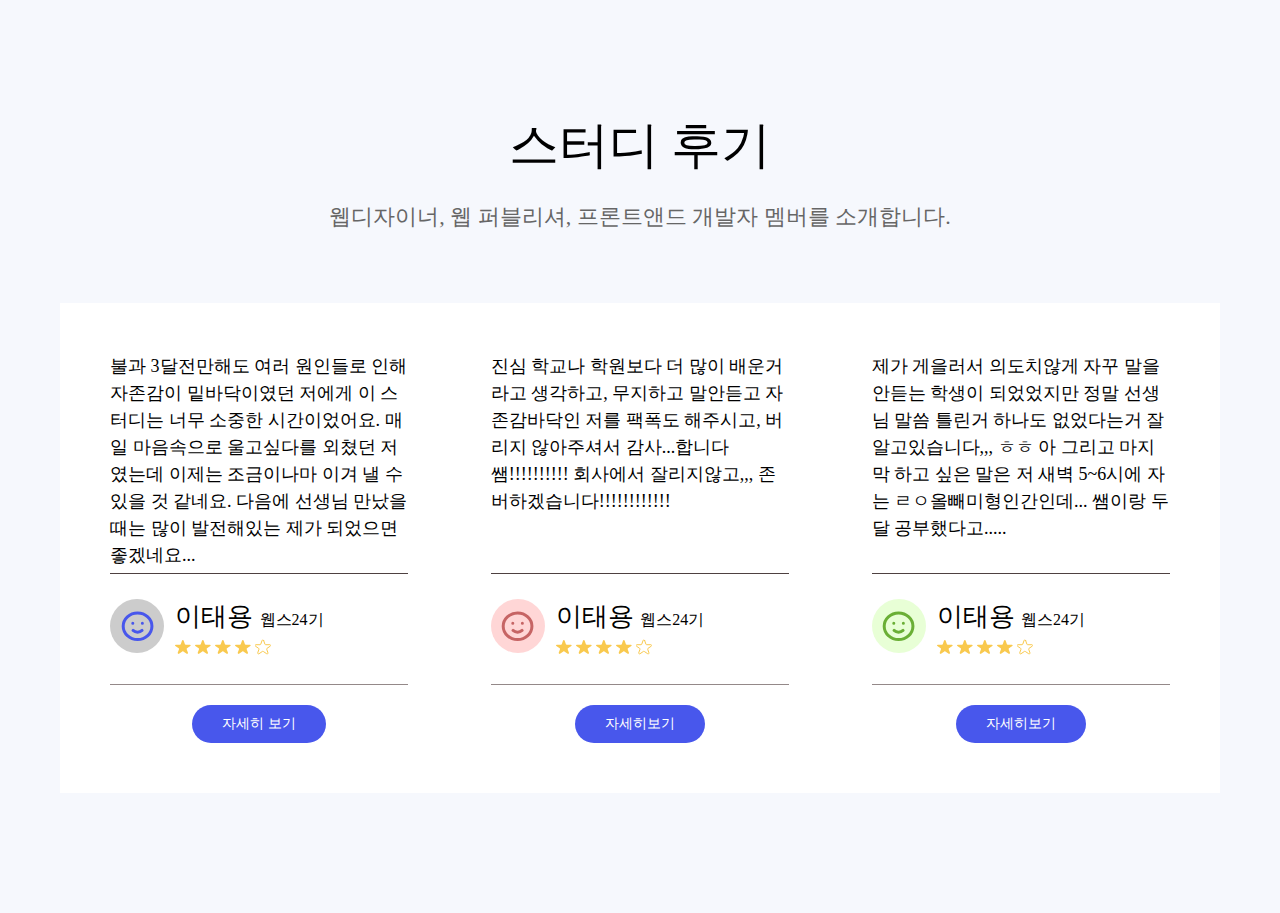
<file: textType/textType03.html>
<!DOCTYPE html>
<html lang="ko">

<head>
    <meta charset="UTF-8">
    <meta http-equiv="X-UA-Compatible" content="IE=edge">
    <meta name="viewport" content="width=device-width, initial-scale=1.0">
    <title>textType01</title>

    <link href="https://webfontworld.github.io/NexonLv1Gothic/NexonLv1Gothic.css" rel="stylesheet">

    <style>
        @import url('https://webfontworld.github.io/gmarket/GmarketSans.css');

        /* reset */
        * {
            padding: 0;
            margin: 0;
        }

        a {
            text-decoration: none;
            color: #000;
        }

        h1,
        h2,
        h3,
        h4,
        h5,
        h6 {
            font-weight: normal;
        }

        img {
            vertical-align: top;
            width: 100%;
        }

        .mt10 {margin-top: 10px !important}
        .mt20 {margin-top: 20px !important}
        .mt30 {margin-top: 30px !important}
        .mt40 {margin-top: 40px !important}
        .mt50 {margin-top: 50px !important}
        .mt60 {margin-top: 60px !important}
        .mt70 {margin-top: 70px !important}

        .mb10 {margin-bottom: 10px !important}
        .mb20 {margin-bottom: 20px !important}
        .mb30 {margin-bottom: 30px !important}
        .mb40 {margin-bottom: 40px !important}
        .mb50 {margin-bottom: 50px !important}
        .mb60 {margin-bottom: 60px !important}
        .mb70 {margin-bottom: 70px !important}

        .blind {
            display: none;
        }
        /* commmon */
        .container {
            width: 1160px;
            margin: 0 auto;
            padding: 0 20px;
            /* background-color: rgba(0, 0, 0, 0.1); */
        }

        .gmarket {
            font-family: 'GmarketSans';
            font-weight: 400;
        }

        .section {
            padding: 120px 0;
            width: 100%;

        }

        .section__small {
            font-size: 14px;
            padding: 1px 23px;
            border-radius: 10px;
            background-color: #055a5b;
            text-transform: uppercase;
            color: #fff;
            margin-bottom: 20px;
            display: inline-block;
        }

        .section.center {
            text-align: center;



        }

        .section__h2 {
            font-size: 50px;
            font-weight: 400;
            margin-bottom: 30px;
            line-height: 1;
        }

        .section__desc {
            font-size: 22px;
            color: #666;
            margin-bottom: 70px;
            font-weight: 300;
            line-height: 1.5;
        }
        /* text__wrap */
        .text__wrap {
            background-color: #F6F8FD;
        }
        .text__inner {
            display: flex;
            background-color: #fff;
            justify-content: space-between;
            text-align: left;
            padding: 20px;
        }
        .text__inner div:nth-child(1) .text__info h3::before{
            content: '';
            width: 54px;
            height: 54px;
            background-color: #ccc;
            position: absolute;
            left: 0;
            top: 25px;
            border-radius: 50%;
            background-repeat: no-repeat;
            background-position: center;
            background-image: url("data:image/svg+xml,%3Csvg width='33' height='31' viewBox='0 0 33 31' fill='none' xmlns='http://www.w3.org/2000/svg'%3E%3Cpath d='M21.0802 19.4233C19.8824 20.532 18.2581 21.1549 16.5645 21.1549C14.8709 21.1549 13.2466 20.532 12.0488 19.4233M11.7742 12.2851H11.7902M21.3548 12.2851H21.3708M30.9355 15.2421C30.9355 16.9895 30.5638 18.7199 29.8416 20.3343C29.1193 21.9487 28.0608 23.4156 26.7263 24.6513C25.3919 25.8869 23.8076 26.8671 22.064 27.5358C20.3205 28.2045 18.4517 28.5487 16.5645 28.5487C14.6773 28.5487 12.8085 28.2045 11.065 27.5358C9.32141 26.8671 7.73717 25.8869 6.4027 24.6513C5.06823 23.4156 4.00968 21.9487 3.28747 20.3343C2.56526 18.7199 2.19354 16.9895 2.19354 15.2421C2.19354 11.713 3.70762 8.32837 6.4027 5.8329C9.09778 3.33743 12.7531 1.93549 16.5645 1.93549C20.3759 1.93549 24.0312 3.33743 26.7263 5.8329C29.4214 8.32837 30.9355 11.713 30.9355 15.2421Z' stroke='%234857EC' stroke-width='3' stroke-linecap='round' stroke-linejoin='round'/%3E%3C/svg%3E");
        }
        .text__inner div:nth-child(2) .text__info h3::before{
            content: '';
            width: 54px;
            height: 54px;
            background-color: #FFD6D6;
            position: absolute;
            left: 0;
            top: 25px;
            border-radius: 50%;
            background-repeat: no-repeat;
            background-position: center;
            background-image: url("data:image/svg+xml,%3Csvg width='33' height='31' viewBox='0 0 33 31' fill='none' xmlns='http://www.w3.org/2000/svg'%3E%3Cpath d='M21.08 19.4234C19.8822 20.5321 18.258 21.1549 16.5643 21.1549C14.8707 21.1549 13.2464 20.5321 12.0486 19.4234M11.774 12.2851H11.79M21.3547 12.2851H21.3706M30.9353 15.2422C30.9353 16.9896 30.5636 18.7199 29.8414 20.3344C29.1192 21.9488 28.0606 23.4157 26.7261 24.6513C25.3917 25.887 23.8074 26.8671 22.0639 27.5359C20.3203 28.2046 18.4515 28.5488 16.5643 28.5488C14.6771 28.5488 12.8084 28.2046 11.0648 27.5359C9.32123 26.8671 7.73699 25.887 6.40252 24.6513C5.06805 23.4157 4.00949 21.9488 3.28728 20.3344C2.56508 18.7199 2.19336 16.9896 2.19336 15.2422C2.19336 11.713 3.70744 8.32843 6.40252 5.83296C9.0976 3.33749 12.7529 1.93555 16.5643 1.93555C20.3757 1.93555 24.0311 3.33749 26.7261 5.83296C29.4212 8.32843 30.9353 11.713 30.9353 15.2422Z' stroke='%23C66464' stroke-width='3' stroke-linecap='round' stroke-linejoin='round'/%3E%3C/svg%3E");

        }
        .text__inner div:nth-child(3) .text__info h3::before{
            content: '';
            width: 54px;
            height: 54px;
            background-color: #E8FFD6;
            position: absolute;
            left: 0;
            top: 25px;
            border-radius: 50%;
            background-repeat: no-repeat;
            background-position: center;
            background-image: url("data:image/svg+xml,%3Csvg width='33' height='31' viewBox='0 0 33 31' fill='none' xmlns='http://www.w3.org/2000/svg'%3E%3Cpath d='M29.8416 20.3344C30.5638 18.7199 30.9355 16.9896 30.9355 15.2422C30.9355 11.713 29.4215 8.32843 26.7264 5.83296C24.0313 3.33749 20.376 1.93555 16.5646 1.93555C12.7532 1.93555 9.09784 3.33749 6.40276 5.83296C3.70768 8.32843 2.1936 11.713 2.1936 15.2422C2.1936 16.9896 2.56532 18.7199 3.28753 20.3344C4.00974 21.9488 5.06829 23.4157 6.40276 24.6513C7.73723 25.887 9.32147 26.8671 11.065 27.5359C12.8086 28.2046 14.6773 28.5488 16.5646 28.5488C18.4518 28.5488 20.3205 28.2046 22.0641 27.5359C23.8077 26.8671 25.3919 25.887 26.7264 24.6513C28.0608 23.4157 29.1194 21.9488 29.8416 20.3344Z' fill='%23E8FFD6'/%3E%3Cpath d='M21.0802 19.4234C19.8825 20.5321 18.2582 21.1549 16.5646 21.1549C14.8709 21.1549 13.2467 20.5321 12.0489 19.4234M11.7742 12.2851H11.7902M21.3549 12.2851H21.3709M30.9355 15.2422C30.9355 16.9896 30.5638 18.7199 29.8416 20.3344C29.1194 21.9488 28.0608 23.4157 26.7264 24.6513C25.3919 25.887 23.8077 26.8671 22.0641 27.5359C20.3205 28.2046 18.4518 28.5488 16.5646 28.5488C14.6773 28.5488 12.8086 28.2046 11.065 27.5359C9.32147 26.8671 7.73723 25.887 6.40276 24.6513C5.06829 23.4157 4.00974 21.9488 3.28753 20.3344C2.56532 18.7199 2.1936 16.9896 2.1936 15.2422C2.1936 11.713 3.70768 8.32843 6.40276 5.83296C9.09784 3.33749 12.7532 1.93555 16.5646 1.93555C20.376 1.93555 24.0313 3.33749 26.7264 5.83296C29.4215 8.32843 30.9355 11.713 30.9355 15.2422Z' stroke='%236AAF35' stroke-width='3' stroke-linecap='round' stroke-linejoin='round'/%3E%3C/svg%3E%0A");
        }
        .text__inner .text {
            width: 32%;
            padding: 30px;
            background-color: #ffffff;
            box-sizing: border-box;
            border-radius: 10px;
        }
        .text__desc {
            font-size: 18px;
            line-height: 1.5;
            font-weight: 300;
            border-bottom: 1px solid #4e4141;
            min-height: 220px;
        }

        .text__info {
            padding: 25px 0 25px 65px;
            position: relative;
            border-bottom: 1px solid #948989;
        }
        .text__info h3 {
            font-size: 26px;
            margin-bottom: 5px;
        }
        .text__h3::before {

        }
        .text__info em {
            font-size: 16px;
            font-style: normal;
            font-weight: 300;
        }
        .text__info .star .fill {
            background-image: url("data:image/svg+xml,%0A%3Csvg width='16' height='14' viewBox='0 0 16 14' fill='none' xmlns='http://www.w3.org/2000/svg'%3E%3Cpath d='M8.64123 0.537216C8.39009 -0.179072 7.29566 -0.179072 7.04368 0.537216L5.76782 4.17232C5.71287 4.32837 5.60601 4.46433 5.46253 4.56072C5.31905 4.65711 5.14631 4.709 4.96905 4.70896H0.84162C0.0285657 4.70896 -0.310767 5.67334 0.34774 6.11664L3.68731 8.36273C3.83076 8.45929 3.93753 8.59542 3.9923 8.75162C4.04707 8.90781 4.04704 9.07605 3.99221 9.23223L2.71719 12.8673C2.46521 13.5836 3.35134 14.1801 4.009 13.7368L7.34858 11.4908C7.49211 11.3941 7.665 11.3421 7.84246 11.3421C8.01991 11.3421 8.1928 11.3941 8.33634 11.4908L11.6759 13.7368C12.3336 14.1801 13.2197 13.5844 12.9677 12.8673L11.6927 9.23223C11.6379 9.07605 11.6378 8.90781 11.6926 8.75162C11.7474 8.59542 11.8541 8.45929 11.9976 8.36273L15.3372 6.11664C15.9948 5.67334 15.6572 4.70896 14.8433 4.70896H10.715C10.5379 4.70883 10.3654 4.65687 10.222 4.56049C10.0787 4.46411 9.972 4.32825 9.91709 4.17232L8.64123 0.537216Z' fill='%23F9C94E'/%3E%3C/svg%3E%0A");
            background-repeat: no-repeat;
        }
        .text__info .star span {
            width: 16px;
            height: 16px;
            display: inline-block;
            background-image: url("data:image/svg+xml,%3Csvg width='18' height='16' viewBox='0 0 18 16' fill='none' xmlns='http://www.w3.org/2000/svg'%3E%3Cpath d='M9.64123 1.53722C9.39009 0.820928 8.29566 0.820928 8.04368 1.53722L6.76782 5.17232C6.71287 5.32837 6.60601 5.46433 6.46253 5.56072C6.31905 5.65711 6.14631 5.709 5.96905 5.70896H1.84162C1.02857 5.70896 0.689233 6.67334 1.34774 7.11664L4.68731 9.36273C4.83076 9.45929 4.93753 9.59542 4.9923 9.75162C5.04707 9.90781 5.04704 10.0761 4.99221 10.2322L3.71719 13.8673C3.46521 14.5836 4.35134 15.1801 5.009 14.7368L8.34858 12.4908C8.49211 12.3941 8.665 12.3421 8.84246 12.3421C9.01991 12.3421 9.1928 12.3941 9.33634 12.4908L12.6759 14.7368C13.3336 15.1801 14.2197 14.5844 13.9677 13.8673L12.6927 10.2322C12.6379 10.0761 12.6378 9.90781 12.6926 9.75162C12.7474 9.59542 12.8541 9.45929 12.9976 9.36273L16.3372 7.11664C16.9948 6.67334 16.6572 5.70896 15.8433 5.70896H11.715C11.5379 5.70883 11.3654 5.65687 11.222 5.56049C11.0787 5.46411 10.972 5.32825 10.9171 5.17232L9.64123 1.53722Z' stroke='%23F9C94E' stroke-linecap='round' stroke-linejoin='round'/%3E%3C/svg%3E%0A");
            background-repeat: no-repeat;
            background-position: center;
        }
        .text__btn {
            text-align: center;
            
        }
        .text__btn a {
            background-color: #4857EC;
            color: #fff;
            display: inline-block;
            padding: 10px 30px;
            margin-top: 20px;
            font-size: 14px;
            border-radius: 50px;
        }
        
    </style>
</head>

<body>
    <section class="text__wrap section center nexon">
        <h2 class="section__h2">스터디 후기</h2>
        <p class="section__desc">웹디자이너, 웹 퍼블리셔, 프론트앤드 개발자 멤버를 소개합니다.</p>
            <div class="container">
                <div class="text__inner">
                    <div class="text">
                        <p class="text__desc">불과 3달전만해도 여러 원인들로 인해 자존감이 밑바닥이였던 저에게 이 스터디는 너무 소중한 시간이었어요. 매일 마음속으로 울고싶다를 외쳤던 저였는데 이제는 조금이나마 이겨 낼 수 있을 것 같네요. 다음에 선생님 만났을 때는 많이 발전해있는 제가 되었으면 좋겠네요...</p>
                        <div class="text__info">
                            <h3>이태용 <em>웹스24기</em></h3>
                            <div class="star" aria-hidden="true" title="별5점">
                                <span class="fill"></span>
                                <span class="fill"></span>
                                <span class="fill"></span>
                                <span class="fill"></span>
                                <span></span>
                            </div>
                        </div>
                        <div class="text__btn">
                            <a href="#" title="페이지 이동">자세히 보기</a>
                        </div>
                    </div>
                    <div class="text">
                        <p class="text__desc">진심 학교나 학원보다 더 많이 배운거라고 생각하고, 무지하고 말안듣고 자존감바닥인 저를 팩폭도 해주시고, 버리지 않아주셔서 감사...합니다 쌤!!!!!!!!!!
                            회사에서 잘리지않고,,, 존버하겠습니다!!!!!!!!!!!! </p>
                        <div class="text__info">
                            <h3>이태용 <em>웹스24기</em></h3>
                            <div class="star" aria-hidden="true" title="별5점">
                                <span class="fill"></span>
                                <span class="fill"></span>
                                <span class="fill"></span>
                                <span class="fill"></span>
                                <span></span>
                            </div>
                        </div>
                        <div class="text__btn">
                            <a href="#">자세히보기</a>
                        </div>
                    </div>
                    <div class="text">
                        <p class="text__desc">제가 게을러서 의도치않게 자꾸 말을 안듣는 학생이 되었었지만 정말 선생님 말씀 틀린거 하나도 없었다는거 잘 알고있습니다,,, ㅎㅎ
                            아 그리고 마지막 하고 싶은 말은 저 새벽 5~6시에 자는 ㄹㅇ올빼미형인간인데... 쌤이랑 두달 공부했다고.....</p>
                        <div class="text__info">
                            <h3>이태용 <em>웹스24기</em></h3>
                            <div class="star" aria-hidden="true" title="별5점">
                                <span class="fill"></span>
                                <span class="fill"></span>
                                <span class="fill"></span>
                                <span class="fill"></span>
                                <span></span>
                            </div>
                        </div>
                        <div class="text__btn">
                            <a href="#">자세히보기</a>
                        </div>
                    </div>
                </div>
            </div>
        </div>
    </section>
</body>

</html>
</file>
